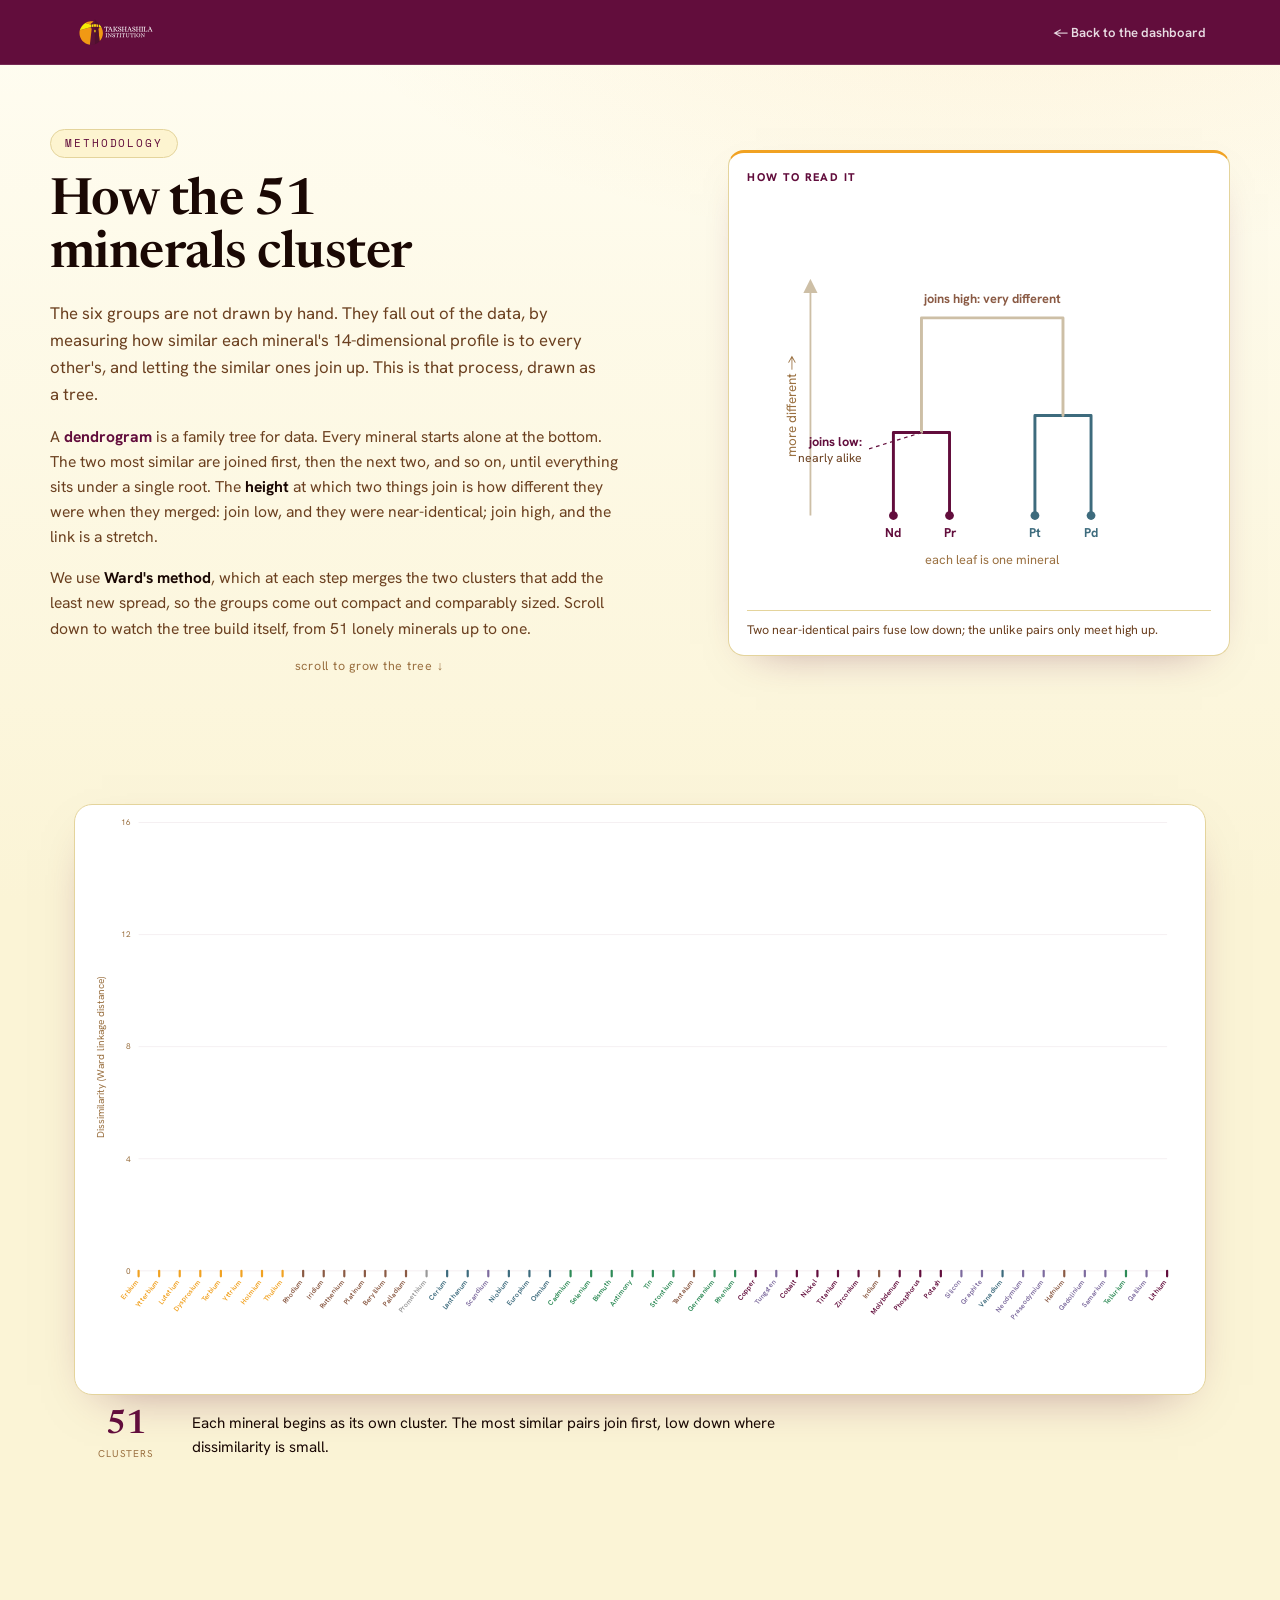
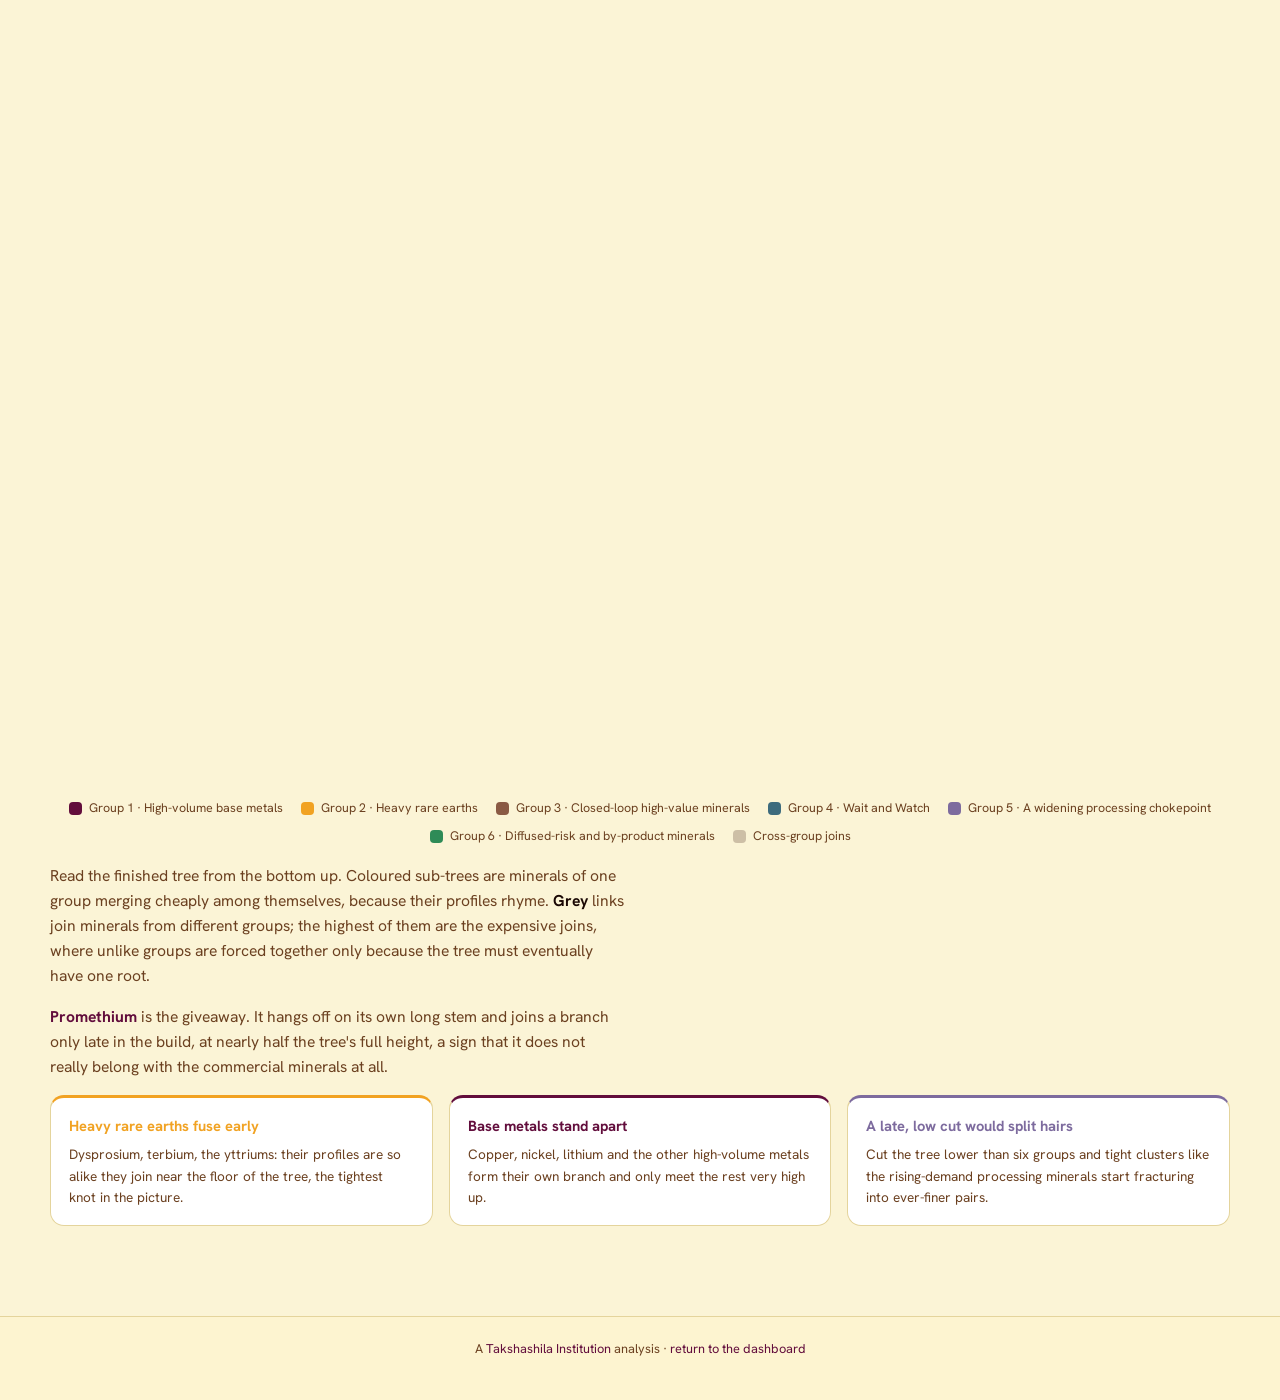
<file: dendrogram.html>
<!DOCTYPE html>
<html lang="en">
<head>
<meta charset="UTF-8" />
<meta name="viewport" content="width=device-width, initial-scale=1.0" />
<title>How the 51 minerals cluster · Dendrogram · Takshashila</title>
<!-- Google Analytics (GA4) -->
<script async src="https://www.googletagmanager.com/gtag/js?id=G-3SDKZRTJZJ"></script>
<script>
  window.dataLayer = window.dataLayer || [];
  function gtag(){dataLayer.push(arguments);}
  gtag('js', new Date());
  gtag('config', 'G-3SDKZRTJZJ');
</script>
<link rel="preconnect" href="https://fonts.googleapis.com" />
<link rel="preconnect" href="https://fonts.gstatic.com" crossorigin />
<link href="https://fonts.googleapis.com/css2?family=Hanken+Grotesk:wght@400;500;600;700;800&family=Newsreader:opsz,wght@6..72,400..700&family=Space+Mono:wght@400;700&display=swap" rel="stylesheet" />
<style>
  :root{
    --accent:#620d3c; --accent-2:#f1a222; --surface:#fff; --surface-2:#fdf4d0;
    --text:#1a0804; --text-muted:#6b4020; --text-dim:#9a7040; --border:#e4d49c;
  }
  *{box-sizing:border-box;margin:0;padding:0}
  body{
    font-family:'Hanken Grotesk',sans-serif; color:var(--text);
    background-color:#fbf4d6;
    background-image:
      radial-gradient(1200px 500px at 80% -5%, rgba(241,162,34,.10), transparent 60%),
      linear-gradient(180deg,#fffdf2,#fbf4d6);
    background-attachment:fixed;
    line-height:1.6; -webkit-font-smoothing:antialiased;
  }
  a{color:var(--accent);text-decoration:none}
  a:hover{text-decoration:underline}
  .wrap{max-width:1180px;margin:0 auto;padding:0 24px}

  header{position:sticky;top:0;z-index:20;background:var(--accent);border-bottom:1px solid rgba(255,255,255,.12)}
  .hd{display:flex;align-items:center;justify-content:space-between;height:64px;max-width:1180px;margin:0 auto;padding:0 24px}
  .hd img{height:34px;display:block}
  .hd .back{color:#fff;font-size:.82rem;font-weight:600;opacity:.85}
  .hd .back:hover{opacity:1;text-decoration:none}

  .hero{padding:64px 0 8px}
  .eyebrow{display:inline-block;font-family:'Space Mono',monospace;font-size:.66rem;letter-spacing:.18em;text-transform:uppercase;color:var(--accent);border:1px solid var(--border);background:var(--surface-2);padding:5px 14px;border-radius:100px;margin-bottom:18px}
  .badge-test{margin-left:8px;background:var(--accent);color:#fff;border-color:var(--accent)}
  h1{font-family:'Newsreader',serif;font-weight:600;font-size:clamp(2rem,4.5vw,3.2rem);line-height:1.04;letter-spacing:-.01em;max-width:14ch}
  .lede{font-size:1.05rem;color:var(--text-muted);max-width:62ch;margin-top:18px}
  .prose p{font-size:.98rem;color:var(--text-muted);max-width:64ch;margin:16px 0}
  .prose strong{color:var(--text);font-weight:700}
  .prose .k{font-weight:700;color:var(--accent)}

  .read{display:flex;gap:14px 30px;flex-wrap:wrap;margin:30px 0 4px;padding:16px 20px;background:var(--surface);border:1px solid var(--border);border-left:3px solid var(--accent-2);border-radius:12px}
  .read .it{display:flex;gap:10px;align-items:flex-start;font-size:.85rem;color:var(--text-muted);max-width:330px}
  .read .it b{color:var(--text)}
  .rn{flex:none;width:22px;height:22px;border-radius:50%;background:var(--accent);color:#fff;font-size:.72rem;font-weight:800;display:flex;align-items:center;justify-content:center}

  /* hero two-column + mini example */
  .hero-grid{display:grid;grid-template-columns:1.12fr .88fr;gap:40px;align-items:center}
  .hero-aside{min-width:0}
  .mini-card{background:var(--surface);border:1px solid var(--border);border-top:3px solid var(--accent-2);border-radius:16px;box-shadow:0 16px 44px -28px rgba(98,13,60,.5);padding:16px 18px 14px}
  .mini-title{font-size:.7rem;letter-spacing:.12em;text-transform:uppercase;color:var(--accent);font-weight:800;margin-bottom:4px}
  .mini-svg{width:100%;height:auto;display:block}
  .mini-foot{font-size:.78rem;color:var(--text-muted);border-top:1px solid var(--border);padding-top:10px;margin-top:4px}
  @media (max-width:860px){ .hero-grid{grid-template-columns:1fr} .hero-aside{max-width:420px} }

  /* Scrollytelling scene */
  .scene{position:relative;height:360vh;margin-top:30px}
  .sticky{position:sticky;top:64px;height:calc(100vh - 64px);display:flex;flex-direction:column;justify-content:center}
  .stage{background:var(--surface);border:1px solid var(--border);border-radius:18px;box-shadow:0 18px 50px -28px rgba(98,13,60,.5);padding:14px 14px 6px;overflow:hidden}
  .stage svg{width:100%;height:auto;display:block}
  .scene-cap{display:flex;align-items:center;gap:18px;margin:14px 4px 0;min-height:46px}
  .cap-stat{flex:none;text-align:center;min-width:96px}
  .cap-num{font-family:'Newsreader',serif;font-size:2.1rem;font-weight:600;color:var(--accent);line-height:1}
  .cap-lbl{font-size:.62rem;text-transform:uppercase;letter-spacing:.1em;color:var(--text-dim);margin-top:3px}
  .cap-text{font-size:.95rem;color:var(--text);max-width:70ch}
  .cap-text b{color:var(--accent)}

  .scrollhint{text-align:center;color:var(--text-dim);font-size:.78rem;letter-spacing:.06em;margin-top:8px;animation:bob 1.8s ease-in-out infinite}
  @keyframes bob{0%,100%{transform:translateY(0)}50%{transform:translateY(4px)}}

  /* dendrogram element styles */
  .merge{fill:none;stroke-width:1.7;stroke-linecap:round;stroke-linejoin:round;opacity:0;transition:opacity .35s ease}
  .leaf-lab{font-size:7.6px;font-weight:600;font-family:'Hanken Grotesk',sans-serif}
  .leaf-tick{stroke-width:2.4;stroke-linecap:round}
  .axis-lab{font-size:11px;fill:var(--text-dim);font-family:'Hanken Grotesk'}
  .grid-l{stroke:rgba(98,13,60,.07);stroke-width:1}
  .grid-t{font-size:9px;fill:var(--text-dim)}
  .sweep{stroke:var(--accent);stroke-width:1.4;stroke-dasharray:5 5;opacity:.0;transition:opacity .3s}

  .legend{display:flex;flex-wrap:wrap;gap:8px 18px;justify-content:center;margin:26px 0 4px;font-size:.78rem;color:var(--text-muted)}
  .legend .li{display:inline-flex;align-items:center;gap:7px}
  .legend .sw{width:13px;height:13px;border-radius:4px}

  .closing{padding:18px 0 90px}
  .callouts{display:grid;grid-template-columns:repeat(auto-fit,minmax(240px,1fr));gap:16px;margin-top:8px}
  .co{background:var(--surface);border:1px solid var(--border);border-top:3px solid var(--gc,var(--accent));border-radius:14px;padding:16px 18px}
  .co h3{font-size:.92rem;color:var(--gc,var(--accent));margin-bottom:6px}
  .co p{font-size:.85rem;color:var(--text-muted)}
  footer{border-top:1px solid var(--border);background:var(--surface-2);padding:22px 0 40px;text-align:center;font-size:.8rem;color:var(--text-muted)}
  @media (max-width:720px){ .sticky{top:64px} .scene{height:300vh} .cap-text{font-size:.85rem} }
</style>
</head>
<body>
<header>
  <div class="hd">
    <a href="https://takshashila.org.in" target="_blank" rel="noopener"><img src="assets/takshashila-logo.svg" alt="Takshashila Institution" /></a>
    <a class="back" href="index.html">← Back to the dashboard</a>
  </div>
</header>

<main>
  <section class="hero wrap">
    <div class="hero-grid">
      <div class="hero-text">
        <span class="eyebrow">Methodology</span>
        <h1>How the 51 minerals cluster</h1>
        <p class="lede">The six groups are not drawn by hand. They fall out of the data, by measuring how similar each mineral's 14-dimensional profile is to every other's, and letting the similar ones join up. This is that process, drawn as a tree.</p>
        <div class="prose">
          <p>A <span class="k">dendrogram</span> is a family tree for data. Every mineral starts alone at the bottom. The two most similar are joined first, then the next two, and so on, until everything sits under a single root. The <strong>height</strong> at which two things join is how different they were when they merged: join low, and they were near-identical; join high, and the link is a stretch.</p>
          <p>We use <strong>Ward's method</strong>, which at each step merges the two clusters that add the least new spread, so the groups come out compact and comparably sized. Scroll down to watch the tree build itself, from 51 lonely minerals up to one.</p>
        </div>
        <div class="scrollhint">scroll to grow the tree ↓</div>
      </div>

      <aside class="hero-aside">
        <div class="mini-card">
          <div class="mini-title">How to read it</div>
          <svg class="mini-svg" viewBox="0 0 380 340" xmlns="http://www.w3.org/2000/svg" role="img" aria-label="A small example dendrogram">
            <defs><marker id="ar" markerWidth="8" markerHeight="8" refX="4" refY="4" orient="auto"><path d="M0,0 L8,4 L0,8 z" fill="#cdbfa6"/></marker></defs>
            <!-- y axis -->
            <line x1="52" y1="266" x2="52" y2="78" stroke="#cdbfa6" stroke-width="1.5" marker-end="url(#ar)"/>
            <text x="40" y="176" transform="rotate(-90 40 176)" text-anchor="middle" font-size="11" fill="#9a7040" font-family="Hanken Grotesk">more different →</text>
            <!-- brackets -->
            <path d="M120 266 V198 H166 V266" fill="none" stroke="#620d3c" stroke-width="2.4" stroke-linejoin="round" stroke-linecap="round"/>
            <path d="M236 266 V184 H282 V266" fill="none" stroke="#3d6b7d" stroke-width="2.4" stroke-linejoin="round" stroke-linecap="round"/>
            <path d="M143 198 V104 H259 V184" fill="none" stroke="#cdbfa6" stroke-width="2.4" stroke-linejoin="round" stroke-linecap="round"/>
            <!-- leaves -->
            <g font-size="10.5" font-family="Hanken Grotesk" font-weight="700">
              <circle cx="120" cy="266" r="3.6" fill="#620d3c"/><text x="120" y="284" text-anchor="middle" fill="#620d3c">Nd</text>
              <circle cx="166" cy="266" r="3.6" fill="#620d3c"/><text x="166" y="284" text-anchor="middle" fill="#620d3c">Pr</text>
              <circle cx="236" cy="266" r="3.6" fill="#3d6b7d"/><text x="236" y="284" text-anchor="middle" fill="#3d6b7d">Pt</text>
              <circle cx="282" cy="266" r="3.6" fill="#3d6b7d"/><text x="282" y="284" text-anchor="middle" fill="#3d6b7d">Pd</text>
            </g>
            <text x="201" y="306" text-anchor="middle" font-size="10.5" fill="#9a7040" font-family="Hanken Grotesk">each leaf is one mineral</text>
            <!-- callout: low -->
            <line x1="143" y1="198" x2="98" y2="212" stroke="#620d3c" stroke-width="1" stroke-dasharray="3 3"/>
            <text x="94" y="209" text-anchor="end" font-size="10.5" fill="#620d3c" font-weight="700" font-family="Hanken Grotesk">joins low:</text>
            <text x="94" y="222" text-anchor="end" font-size="10" fill="#6b4020" font-family="Hanken Grotesk">nearly alike</text>
            <!-- callout: high -->
            <text x="201" y="92" text-anchor="middle" font-size="10.5" fill="#8a5a44" font-weight="700" font-family="Hanken Grotesk">joins high: very different</text>
          </svg>
          <div class="mini-foot">Two near-identical pairs fuse low down; the unlike pairs only meet high up.</div>
        </div>
      </aside>
    </div>
  </section>

  <section class="scene" id="scene">
    <div class="sticky wrap">
      <div class="stage"><svg id="dendro" viewBox="0 0 1200 620" preserveAspectRatio="xMidYMid meet" aria-label="Dendrogram of 51 critical minerals"></svg></div>
      <div class="scene-cap">
        <div class="cap-stat"><div class="cap-num" id="cap-num">51</div><div class="cap-lbl" id="cap-lbl">clusters</div></div>
        <div class="cap-text" id="cap-text">Each mineral begins as its own cluster.</div>
      </div>
    </div>
  </section>

  <section class="wrap closing">
    <div class="legend" id="legend"></div>
    <div class="prose">
      <p>Read the finished tree from the bottom up. Coloured sub-trees are minerals of one group merging cheaply among themselves, because their profiles rhyme. <strong>Grey</strong> links join minerals from different groups; the highest of them are the expensive joins, where unlike groups are forced together only because the tree must eventually have one root.</p>
      <p><span class="k">Promethium</span> is the giveaway. It hangs off on its own long stem and joins a branch only late in the build, at nearly half the tree's full height, a sign that it does not really belong with the commercial minerals at all.</p>
    </div>
    <div class="callouts" id="callouts"></div>
  </section>
</main>

<footer>
  A <a href="https://takshashila.org.in" target="_blank" rel="noopener">Takshashila Institution</a> analysis ·
  <a href="index.html">return to the dashboard</a>
</footer>

<script src="dendrogram-data.js"></script>
<script>
(function(){
  const NS='http://www.w3.org/2000/svg';
  const svg=document.getElementById('dendro');
  const W=1200,H=620, M={top:28,right:26,bottom:128,left:54};
  const plotW=W-M.left-M.right, plotH=H-M.top-M.bottom;
  const maxH=DENDRO.maxHeight, n=DENDRO.n;
  const xpx=x=>M.left+(x/(n-1))*plotW;
  const ypx=h=>M.top+(1-h/maxH)*plotH;
  const mk=(t,a)=>{const e=document.createElementNS(NS,t);for(const k in a)e.setAttribute(k,a[k]);return e;};

  // y grid + axis
  for(let g=0; g<=Math.ceil(maxH); g+=4){
    svg.appendChild(mk('line',{class:'grid-l',x1:M.left,x2:M.left+plotW,y1:ypx(g),y2:ypx(g)}));
    const tx=mk('text',{class:'grid-t',x:M.left-8,y:ypx(g)+3,'text-anchor':'end'});tx.textContent=g;svg.appendChild(tx);
  }
  const yl=mk('text',{class:'axis-lab',x:16,y:M.top+plotH/2,'text-anchor':'middle',transform:`rotate(-90 16 ${M.top+plotH/2})`});
  yl.textContent='Dissimilarity  (Ward linkage distance)';svg.appendChild(yl);

  // sweep line (current cut level)
  const sweep=mk('line',{class:'sweep',x1:M.left,x2:M.left+plotW,y1:ypx(0),y2:ypx(0)});svg.appendChild(sweep);

  // merges
  const mergeEls=DENDRO.merges.map(m=>{
    const d=`M ${xpx(m.ax)} ${ypx(m.ah)} L ${xpx(m.ax)} ${ypx(m.top)} L ${xpx(m.bx)} ${ypx(m.top)} L ${xpx(m.bx)} ${ypx(m.bh)}`;
    const p=mk('path',{class:'merge',d:d,stroke:m.color});
    svg.appendChild(p);return p;
  });

  // leaf ticks + labels
  const baseY=M.top+plotH;
  DENDRO.leaves.forEach(lf=>{
    const x=xpx(lf.x);
    svg.appendChild(mk('line',{class:'leaf-tick',x1:x,x2:x,y1:baseY,y2:baseY+6,stroke:lf.color}));
    const t=mk('text',{class:'leaf-lab',x:x,y:baseY+12,fill:lf.color,'text-anchor':'end',transform:`rotate(-52 ${x} ${baseY+12})`});
    t.textContent=lf.name; t.appendChild(mk('title',{})).textContent=lf.name;
    svg.appendChild(t);
  });

  // legend + callouts
  const legend=document.getElementById('legend');
  DENDRO.groups.forEach(g=>{
    const s=document.createElement('span');s.className='li';
    s.innerHTML=`<span class="sw" style="background:${g.color}"></span>Group ${g.id} · ${g.name}`;
    legend.appendChild(s);
  });
  legend.insertAdjacentHTML('beforeend',`<span class="li"><span class="sw" style="background:#cdbfa6"></span>Cross-group joins</span>`);

  const callData=[
    {g:DENDRO.groups.find(x=>x.id===2), h:'Heavy rare earths fuse early', p:'Dysprosium, terbium, the yttriums: their profiles are so alike they join near the floor of the tree, the tightest knot in the picture.'},
    {g:DENDRO.groups.find(x=>x.id===1), h:'Base metals stand apart', p:'Copper, nickel, lithium and the other high-volume metals form their own branch and only meet the rest very high up.'},
    {g:DENDRO.groups.find(x=>x.id===5), h:'A late, low cut would split hairs', p:'Cut the tree lower than six groups and tight clusters like the rising-demand processing minerals start fracturing into ever-finer pairs.'},
  ];
  const co=document.getElementById('callouts');
  callData.forEach(c=>{const d=document.createElement('div');d.className='co';d.style.setProperty('--gc',c.g?c.g.color:'#620d3c');d.innerHTML=`<h3>${c.h}</h3><p>${c.p}</p>`;co.appendChild(d);});

  // scroll → reveal
  const scene=document.getElementById('scene');
  const capNum=document.getElementById('cap-num'), capLbl=document.getElementById('cap-lbl'), capText=document.getElementById('cap-text');
  const bands=[
    {t:.12,txt:'Each mineral begins as its own cluster. The most similar pairs join first, low down where dissimilarity is small.'},
    {t:.42,txt:'Similar minerals snap together into small, tight clusters, the cores of the eventual groups.'},
    {t:.72,txt:'Now the clusters themselves merge, and the <b>six groups</b> take shape as coloured sub-trees, with grey joins where minerals from different groups meet.'},
    {t:1.01,txt:'At the very top everything joins under one root through grey, low-similarity links. We cut the tree to leave <b>six groups</b>.'}
  ];
  let ticking=false;
  function update(){
    ticking=false;
    const rect=scene.getBoundingClientRect();
    const total=scene.offsetHeight-window.innerHeight;
    const prog=Math.min(1,Math.max(0,(-rect.top)/total));
    const T=prog*maxH*1.05;
    let revealed=0;
    mergeEls.forEach((el,i)=>{ const on=DENDRO.merges[i].height<=T; el.style.opacity=on?1:0; if(on)revealed++; });
    const clusters=Math.max(1,n-revealed);
    capNum.textContent=clusters;
    capLbl.textContent=clusters===1?'cluster':'clusters';
    sweep.style.opacity = prog>0.02 && prog<0.99 ? .8 : 0;
    const sy=ypx(Math.min(T,maxH)); sweep.setAttribute('y1',sy); sweep.setAttribute('y2',sy);
    capText.innerHTML=(bands.find(b=>prog<b.t)||bands[bands.length-1]).txt;
  }
  function onScroll(){ if(!ticking){ticking=true;requestAnimationFrame(update);} }
  window.addEventListener('scroll',onScroll,{passive:true});
  window.addEventListener('resize',onScroll);
  update();
})();
</script>
</body>
</html>
</file>
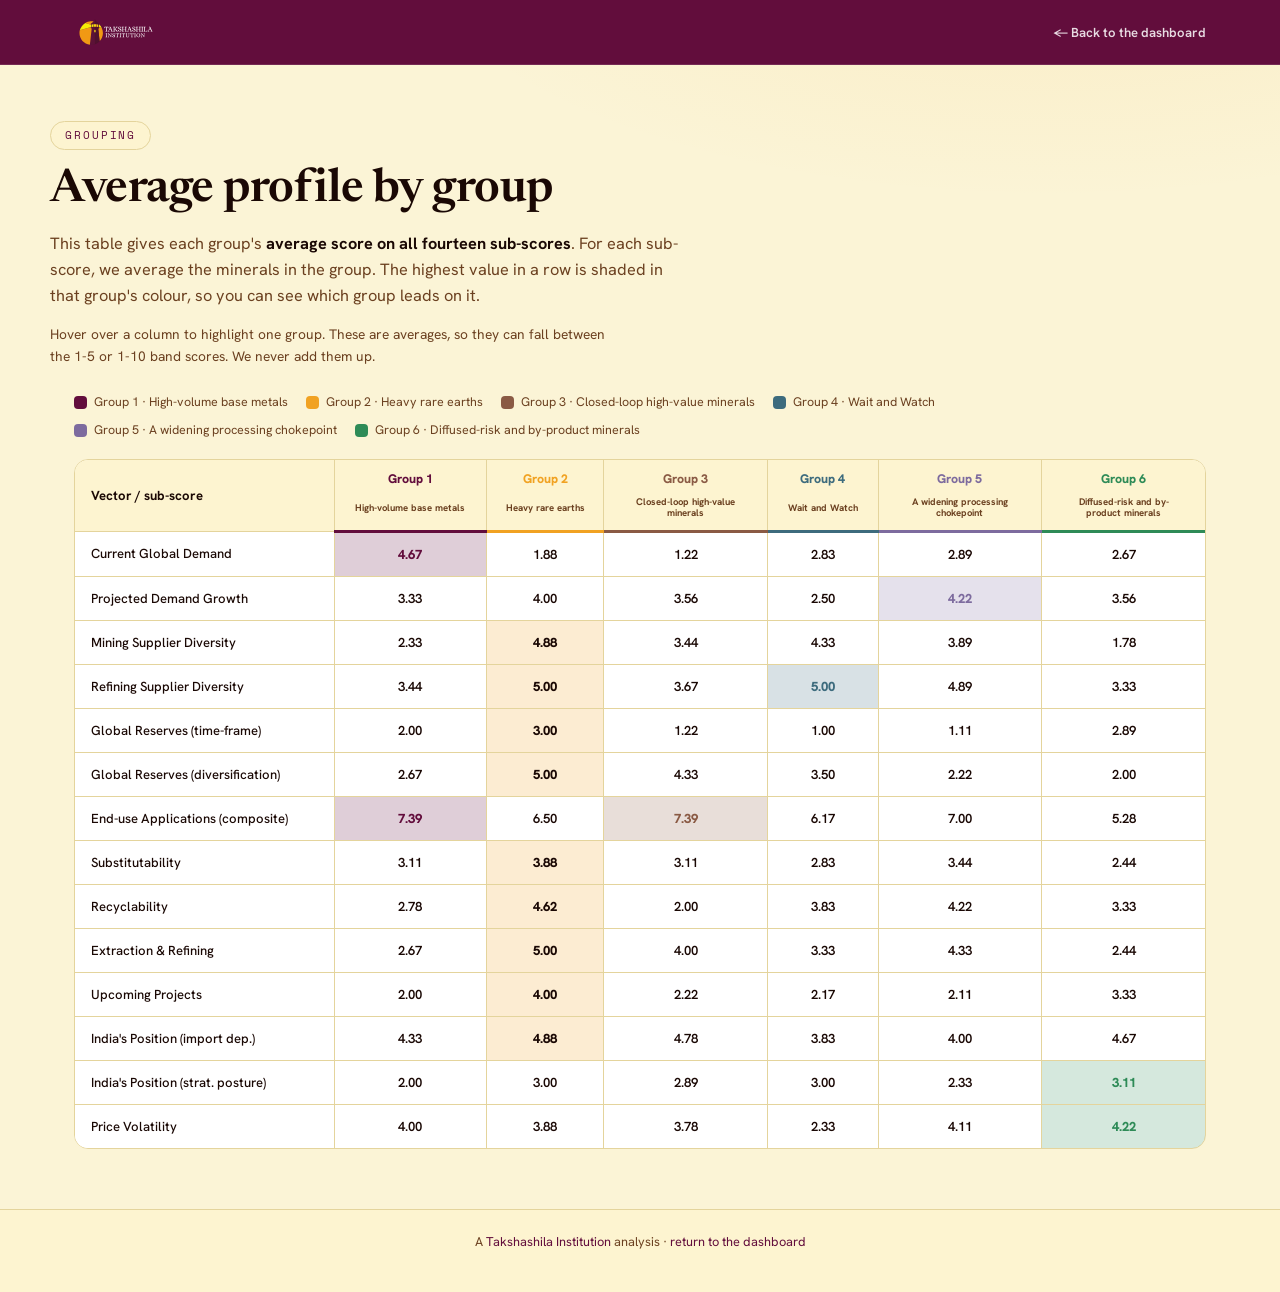
<file: group-profiles.html>
<!DOCTYPE html>
<html lang="en">
<head>
<meta charset="UTF-8" />
<meta name="viewport" content="width=device-width, initial-scale=1.0" />
<title>Average profile by group · Takshashila</title>
<!-- Google Analytics (GA4) -->
<script async src="https://www.googletagmanager.com/gtag/js?id=G-3SDKZRTJZJ"></script>
<script>
  window.dataLayer = window.dataLayer || [];
  function gtag(){dataLayer.push(arguments);}
  gtag('js', new Date());
  gtag('config', 'G-3SDKZRTJZJ');
</script>
<link rel="preconnect" href="https://fonts.googleapis.com" />
<link rel="preconnect" href="https://fonts.gstatic.com" crossorigin />
<link href="https://fonts.googleapis.com/css2?family=Hanken+Grotesk:wght@400;500;600;700;800&family=Newsreader:opsz,wght@6..72,400..700&family=Space+Mono:wght@400;700&display=swap" rel="stylesheet" />
<style>
  :root{
    --accent:#620d3c; --accent-2:#f1a222; --surface:#fff; --surface-2:#fdf4d0; --surface-3:#f5e8b8;
    --text:#1a0804; --text-muted:#6b4020; --text-dim:#9a7040; --border:#e4d49c; --border-2:#c9b060;
    --radius:14px; --transition:.18s ease;
  }
  *{box-sizing:border-box;margin:0;padding:0}
  body{font-family:'Hanken Grotesk',sans-serif;color:var(--text);background-color:#fbf4d6;
    background-image:radial-gradient(1100px 460px at 82% -6%,rgba(241,162,34,.10),transparent 60%);
    line-height:1.6;-webkit-font-smoothing:antialiased}
  a{color:var(--accent);text-decoration:none} a:hover{text-decoration:underline}
  .wrap{max-width:1180px;margin:0 auto;padding:0 24px}
  header{position:sticky;top:0;z-index:20;background:var(--accent);border-bottom:1px solid rgba(255,255,255,.12)}
  .hd{display:flex;align-items:center;justify-content:space-between;height:64px;max-width:1180px;margin:0 auto;padding:0 24px}
  .hd img{height:34px;display:block}
  .hd .back{color:#fff;font-size:.82rem;font-weight:600;opacity:.85} .hd .back:hover{opacity:1;text-decoration:none}
  .hero{padding:56px 0 26px}
  .eyebrow{display:inline-block;font-family:'Space Mono',monospace;font-size:.66rem;letter-spacing:.18em;text-transform:uppercase;color:var(--accent);border:1px solid var(--border);background:var(--surface-2);padding:5px 14px;border-radius:100px;margin-bottom:16px}
  h1{font-family:'Newsreader',serif;font-weight:600;font-size:clamp(1.9rem,4vw,2.9rem);line-height:1.05;letter-spacing:-.01em}
  .lede{font-size:1.02rem;color:var(--text-muted);max-width:70ch;margin-top:16px}
  .lede b{color:var(--text)}
  .note{font-size:.86rem;color:var(--text-muted);max-width:70ch;margin:14px 0 0}

  /* matrix */
  .gmx{overflow-x:auto;border:1px solid var(--border);border-radius:var(--radius);background:var(--surface);margin:6px 0 60px}
  .gmx-table{border-collapse:collapse;width:100%;font-size:.82rem}
  .gmx-rowhead,.gmx-label{text-align:left;padding:10px 16px;white-space:nowrap;position:sticky;left:0;z-index:1}
  .gmx-rowhead{font-weight:700;color:var(--text);background:var(--surface-2)}
  .gmx-label{font-weight:500;color:var(--text);background:var(--surface);border-top:1px solid var(--border)}
  .gmx-colhead{padding:10px 12px;text-align:center;vertical-align:top;background:var(--surface-2);border-left:1px solid var(--border);border-bottom:3px solid var(--gc);min-width:98px;transition:background var(--transition)}
  .gmx-gnum{display:block;font-weight:800;font-size:.78rem}
  .gmx-gname{display:flex;align-items:center;justify-content:center;text-align:center;height:2.6em;margin:5px auto 0;max-width:120px;font-size:.6rem;color:var(--text-muted);line-height:1.2}
  .gmx-cell{position:relative;text-align:center;padding:11px 10px;border-left:1px solid var(--border);border-top:1px solid var(--border);font-feature-settings:'tnum';font-weight:600;color:var(--text)}
  .gmx-max{font-weight:800}
  .gmx-table.gmx-dimmed .gmx-cell:not(.gmx-hot),.gmx-table.gmx-dimmed .gmx-colhead:not(.gmx-hot){opacity:.38}
  .gmx-table.gmx-dimmed .gmx-label{opacity:.55}
  .gmx-table tbody tr:hover .gmx-label{color:var(--accent)}
  .legend{display:flex;flex-wrap:wrap;gap:8px 18px;margin:0 0 18px;font-size:.78rem;color:var(--text-muted)}
  .legend .li{display:inline-flex;align-items:center;gap:7px} .legend .sw{width:13px;height:13px;border-radius:4px}
  footer{border-top:1px solid var(--border);background:var(--surface-2);padding:22px 0 40px;text-align:center;font-size:.8rem;color:var(--text-muted)}
</style>
</head>
<body>
<header>
  <div class="hd">
    <a href="https://takshashila.org.in" target="_blank" rel="noopener"><img src="assets/takshashila-logo.svg" alt="Takshashila Institution" /></a>
    <a class="back" href="index.html">← Back to the dashboard</a>
  </div>
</header>

<main>
  <section class="hero wrap">
    <span class="eyebrow">Grouping</span>
    <h1>Average profile by group</h1>
    <p class="lede">This table gives each group's <b>average score on all fourteen sub-scores</b>. For each sub-score, we average the minerals in the group. The highest value in a row is shaded in that group's colour, so you can see which group leads on it.</p>
    <p class="note">Hover over a column to highlight one group. These are averages, so they can fall between the 1-5 or 1-10 band scores. We never add them up.</p>
  </section>

  <section class="wrap">
    <div class="legend" id="legend"></div>
    <div id="matrix-host"></div>
  </section>
</main>

<footer>
  A <a href="https://takshashila.org.in" target="_blank" rel="noopener">Takshashila Institution</a> analysis ·
  <a href="index.html">return to the dashboard</a>
</footer>

<script src="matrix-data.js"></script>
<script>
(function(){
  const G=MATRIX.groups;
  const lum=h=>{h=h.replace('#','');return .299*parseInt(h.slice(0,2),16)+.587*parseInt(h.slice(2,4),16)+.114*parseInt(h.slice(4,6),16);};
  let html=`<div class="gmx"><table class="gmx-table"><thead><tr><th class="gmx-rowhead">Vector / sub-score</th>`;
  G.forEach(g=>{html+=`<th class="gmx-colhead" data-col="${g.id}" style="--gc:${g.color}" title="${g.name}"><span class="gmx-gnum" style="color:${g.color}">Group ${g.id}</span><span class="gmx-gname">${g.name}</span></th>`;});
  html+=`</tr></thead><tbody>`;
  MATRIX.rows.forEach(r=>{
    html+=`<tr><td class="gmx-label">${r.label}</td>`;
    r.cells.forEach(c=>{
      const g=G.find(x=>x.id===c.g);
      if(c.v==null){html+=`<td class="gmx-cell" data-col="${c.g}">—</td>`;return;}
      const style=c.max?`background:${g.color}33;color:${lum(g.color)<=150?g.color:'#1a0804'}`:'';
      html+=`<td class="gmx-cell${c.max?' gmx-max':''}" data-col="${c.g}" style="${style}">${c.v.toFixed(2)}</td>`;
    });
    html+=`</tr>`;
  });
  document.getElementById('matrix-host').innerHTML=html+`</tbody></table></div>`;

  const leg=document.getElementById('legend');
  leg.innerHTML=G.map(g=>`<span class="li"><span class="sw" style="background:${g.color}"></span>Group ${g.id} · ${g.name}</span>`).join('');

  const table=document.querySelector('.gmx-table');
  const clear=()=>{table.classList.remove('gmx-dimmed');table.querySelectorAll('.gmx-hot').forEach(x=>x.classList.remove('gmx-hot'));};
  table.addEventListener('mouseover',e=>{const el=e.target.closest('[data-col]');if(!el)return;clear();table.classList.add('gmx-dimmed');table.querySelectorAll(`[data-col="${el.dataset.col}"]`).forEach(x=>x.classList.add('gmx-hot'));});
  table.addEventListener('mouseleave',clear);
})();
</script>
</body>
</html>
</file>
